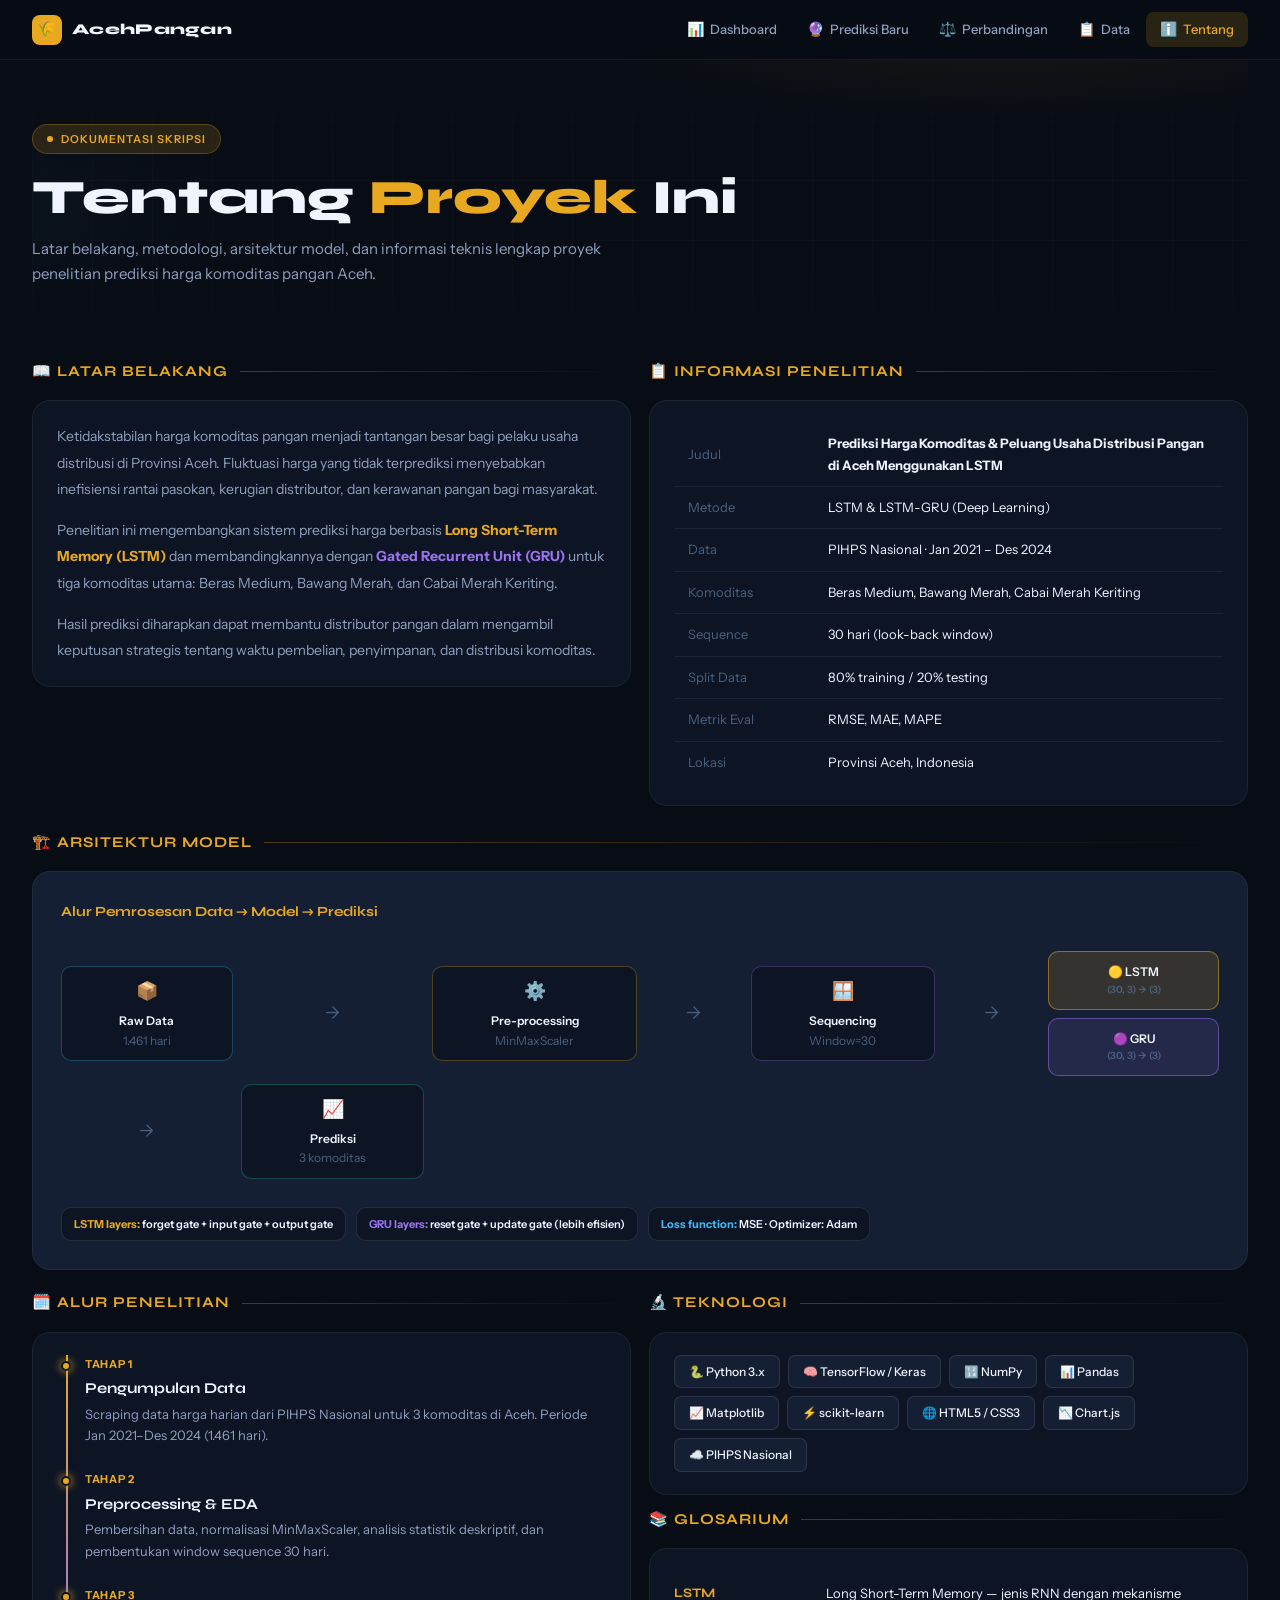
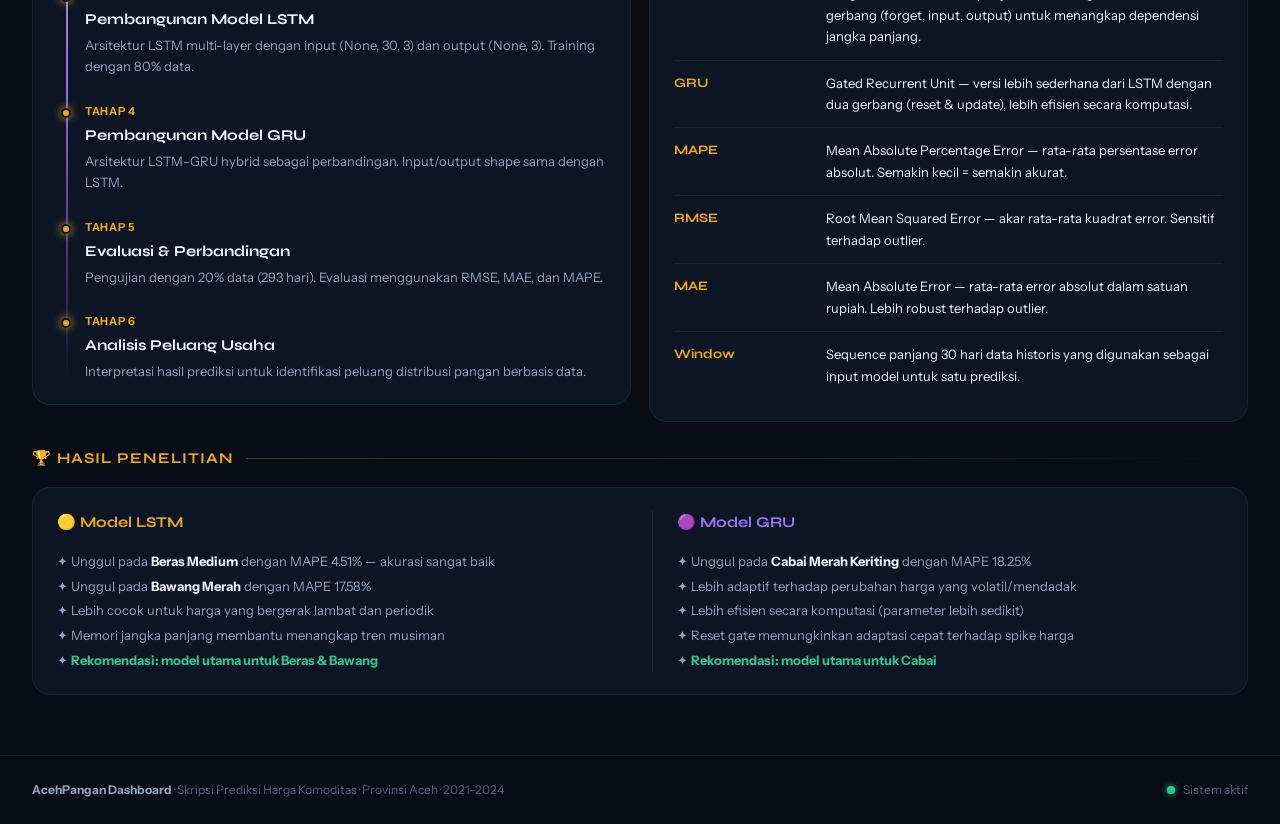
<file: pages/tentang.html>
<!DOCTYPE html>
<html lang="id">
<head>
<meta charset="UTF-8">
<meta name="viewport" content="width=device-width, initial-scale=1.0">
<title>Tentang — AcehPangan</title>
<link rel="stylesheet" href="../css/style.css">
<style>
  .timeline {
    position: relative;
    padding-left: 28px;
    margin: 0;
  }
  .timeline::before {
    content: '';
    position: absolute;
    left: 9px; top: 0; bottom: 0;
    width: 2px;
    background: linear-gradient(180deg, var(--gold), var(--gru), transparent);
  }
  .timeline-item {
    position: relative;
    margin-bottom: 24px;
  }
  .timeline-item::before {
    content: '';
    position: absolute;
    left: -24px; top: 6px;
    width: 10px; height: 10px;
    border-radius: 50%;
    background: var(--gold);
    border: 2px solid var(--bg2);
    box-shadow: 0 0 8px var(--gold);
  }
  .timeline-date { font-size: 11px; color: var(--gold); font-weight: 700; text-transform: uppercase; letter-spacing: 0.7px; }
  .timeline-title { font-family: 'Syne', sans-serif; font-size: 15px; font-weight: 700; margin: 3px 0; }
  .timeline-body { font-size: 13px; color: var(--t2); }

  .arch-diagram {
    background: var(--bg3);
    border: 1px solid var(--border);
    border-radius: var(--r2);
    padding: 28px;
    position: relative;
    overflow: hidden;
  }
  .arch-node {
    background: var(--bg2);
    border: 1px solid var(--border2);
    border-radius: 10px;
    padding: 10px 16px;
    text-align: center;
    font-size: 12px; font-weight: 600;
  }
  .arch-arrow {
    display: flex; align-items: center; justify-content: center;
    font-size: 18px; color: var(--t3);
  }
  .arch-flow {
    display: grid;
    grid-template-columns: repeat(7, auto);
    align-items: center;
    gap: 8px;
    overflow-x: auto;
    padding: 8px 0;
  }
  .tech-pill {
    display: inline-flex; align-items: center; gap: 6px;
    background: var(--bg3);
    border: 1px solid var(--border2);
    padding: 6px 14px;
    border-radius: 7px;
    font-size: 12px; font-weight: 500;
  }
  .ref-card {
    background: var(--bg2);
    border: 1px solid var(--border);
    border-left: 3px solid var(--gold);
    border-radius: var(--r);
    padding: 12px 16px;
    margin-bottom: 10px;
    font-size: 13px;
  }
  .ref-card .ref-title { font-weight: 600; color: var(--t1); margin-bottom: 3px; }
  .ref-card .ref-info  { font-size: 12px; color: var(--t3); }
  .glossary-row {
    display: grid;
    grid-template-columns: 140px 1fr;
    gap: 12px; align-items: start;
    padding: 12px 0;
    border-bottom: 1px solid var(--border);
    font-size: 13px;
  }
  .glossary-term { font-weight: 700; color: var(--gold); font-family: 'Syne', sans-serif; font-size: 13px; }
  .profile-card {
    background: var(--bg2);
    border: 1px solid var(--border);
    border-radius: var(--r2);
    padding: 28px;
    text-align: center;
  }
  .profile-avatar {
    width: 72px; height: 72px;
    background: linear-gradient(135deg, var(--gold), var(--gru));
    border-radius: 50%;
    display: flex; align-items: center; justify-content: center;
    font-size: 32px; margin: 0 auto 14px;
  }
</style>
</head>
<body>

<nav class="navbar">
  <div class="nav-brand">
    <div class="brand-icon">🌾</div>
    AcehPangan
  </div>
  <ul class="nav-links">
    <li><a href="../index.html"><span class="nav-icon">📊</span> Dashboard</a></li>
    <li><a href="prediksi.html"><span class="nav-icon">🔮</span> Prediksi Baru</a></li>
    <li><a href="perbandingan.html"><span class="nav-icon">⚖️</span> Perbandingan</a></li>
    <li><a href="data.html"><span class="nav-icon">📋</span> Data</a></li>
    <li><a href="tentang.html"><span class="nav-icon">ℹ️</span> Tentang</a></li>
  </ul>
</nav>

<main class="page">
  <div class="container">

    <section class="hero-section">
      <div class="hero-bg"></div>
      <div class="hero-grid-lines"></div>
      <div class="hero-content">
        <div class="hero-eyebrow">Dokumentasi Skripsi</div>
        <h1 class="hero-title">Tentang <span class="accent">Proyek</span> Ini</h1>
        <p class="hero-desc">Latar belakang, metodologi, arsitektur model, dan informasi teknis lengkap proyek penelitian prediksi harga komoditas pangan Aceh.</p>
      </div>
    </section>

    <!-- Research Info -->
    <div class="grid-2 fade-up" style="margin-bottom:28px;align-items:start">
      <div>
        <div class="section-head"><h2>📖 Latar Belakang</h2></div>
        <div class="card">
          <p style="margin-bottom:14px;line-height:1.9">
            Ketidakstabilan harga komoditas pangan menjadi tantangan besar bagi pelaku usaha distribusi di Provinsi Aceh.
            Fluktuasi harga yang tidak terprediksi menyebabkan inefisiensi rantai pasokan, kerugian distributor,
            dan kerawanan pangan bagi masyarakat.
          </p>
          <p style="margin-bottom:14px;line-height:1.9">
            Penelitian ini mengembangkan sistem prediksi harga berbasis <strong style="color:var(--lstm)">Long Short-Term Memory (LSTM)</strong>
            dan membandingkannya dengan <strong style="color:var(--gru)">Gated Recurrent Unit (GRU)</strong> untuk
            tiga komoditas utama: Beras Medium, Bawang Merah, dan Cabai Merah Keriting.
          </p>
          <p style="line-height:1.9">
            Hasil prediksi diharapkan dapat membantu distributor pangan dalam mengambil keputusan strategis
            tentang waktu pembelian, penyimpanan, dan distribusi komoditas.
          </p>
        </div>
      </div>
      <div>
        <div class="section-head"><h2>📋 Informasi Penelitian</h2></div>
        <div class="card">
          <table class="data-table">
            <tbody>
              <tr><td style="color:var(--t3);width:140px">Judul</td><td><strong>Prediksi Harga Komoditas &amp; Peluang Usaha Distribusi Pangan di Aceh Menggunakan LSTM</strong></td></tr>
              <tr><td style="color:var(--t3)">Metode</td><td>LSTM &amp; LSTM-GRU (Deep Learning)</td></tr>
              <tr><td style="color:var(--t3)">Data</td><td>PIHPS Nasional · Jan 2021 – Des 2024</td></tr>
              <tr><td style="color:var(--t3)">Komoditas</td><td>Beras Medium, Bawang Merah, Cabai Merah Keriting</td></tr>
              <tr><td style="color:var(--t3)">Sequence</td><td>30 hari (look-back window)</td></tr>
              <tr><td style="color:var(--t3)">Split Data</td><td>80% training / 20% testing</td></tr>
              <tr><td style="color:var(--t3)">Metrik Eval</td><td>RMSE, MAE, MAPE</td></tr>
              <tr><td style="color:var(--t3)">Lokasi</td><td>Provinsi Aceh, Indonesia</td></tr>
            </tbody>
          </table>
        </div>
      </div>
    </div>

    <!-- Architecture -->
    <div class="section-head"><h2>🏗️ Arsitektur Model</h2></div>
    <div class="arch-diagram fade-up" style="margin-bottom:24px">
      <div style="font-family:'Syne',sans-serif;font-size:14px;font-weight:700;margin-bottom:20px;color:var(--gold)">Alur Pemrosesan Data → Model → Prediksi</div>
      <div class="arch-flow">
        <div class="arch-node" style="border-color:rgba(61,184,245,0.3)">
          <div style="font-size:18px;margin-bottom:4px">📦</div>
          <div>Raw Data<br><span style="color:var(--t3);font-weight:400">1.461 hari</span></div>
        </div>
        <div class="arch-arrow">→</div>
        <div class="arch-node" style="border-color:rgba(232,168,32,0.3)">
          <div style="font-size:18px;margin-bottom:4px">⚙️</div>
          <div>Pre-processing<br><span style="color:var(--t3);font-weight:400">MinMaxScaler</span></div>
        </div>
        <div class="arch-arrow">→</div>
        <div class="arch-node" style="border-color:rgba(155,114,240,0.3)">
          <div style="font-size:18px;margin-bottom:4px">🪟</div>
          <div>Sequencing<br><span style="color:var(--t3);font-weight:400">Window=30</span></div>
        </div>
        <div class="arch-arrow">→</div>
        <div style="display:flex;flex-direction:column;gap:8px">
          <div class="arch-node" style="border-color:rgba(232,168,32,0.5);background:var(--gold-dim)">
            <div>🟡 LSTM</div>
            <div style="font-size:10px;color:var(--t3)">(30, 3) → (3)</div>
          </div>
          <div class="arch-node" style="border-color:rgba(155,114,240,0.5);background:var(--violet-dim)">
            <div>🟣 GRU</div>
            <div style="font-size:10px;color:var(--t3)">(30, 3) → (3)</div>
          </div>
        </div>
        <div class="arch-arrow">→</div>
        <div class="arch-node" style="border-color:rgba(46,201,149,0.3)">
          <div style="font-size:18px;margin-bottom:4px">📈</div>
          <div>Prediksi<br><span style="color:var(--t3);font-weight:400">3 komoditas</span></div>
        </div>
      </div>
      <div style="margin-top:20px;display:flex;gap:10px;flex-wrap:wrap">
        <div class="arch-node" style="font-size:11px;padding:7px 12px">
          <strong style="color:var(--lstm)">LSTM layers:</strong> forget gate + input gate + output gate
        </div>
        <div class="arch-node" style="font-size:11px;padding:7px 12px">
          <strong style="color:var(--gru)">GRU layers:</strong> reset gate + update gate (lebih efisien)
        </div>
        <div class="arch-node" style="font-size:11px;padding:7px 12px">
          <strong style="color:var(--sky)">Loss function:</strong> MSE · Optimizer: Adam
        </div>
      </div>
    </div>

    <!-- Timeline -->
    <div class="grid-2" style="margin-bottom:28px;align-items:start">
      <div>
        <div class="section-head"><h2>🗓️ Alur Penelitian</h2></div>
        <div class="card">
          <div class="timeline">
            <div class="timeline-item">
              <div class="timeline-date">Tahap 1</div>
              <div class="timeline-title">Pengumpulan Data</div>
              <div class="timeline-body">Scraping data harga harian dari PIHPS Nasional untuk 3 komoditas di Aceh. Periode Jan 2021–Des 2024 (1.461 hari).</div>
            </div>
            <div class="timeline-item">
              <div class="timeline-date">Tahap 2</div>
              <div class="timeline-title">Preprocessing & EDA</div>
              <div class="timeline-body">Pembersihan data, normalisasi MinMaxScaler, analisis statistik deskriptif, dan pembentukan window sequence 30 hari.</div>
            </div>
            <div class="timeline-item">
              <div class="timeline-date">Tahap 3</div>
              <div class="timeline-title">Pembangunan Model LSTM</div>
              <div class="timeline-body">Arsitektur LSTM multi-layer dengan input (None, 30, 3) dan output (None, 3). Training dengan 80% data.</div>
            </div>
            <div class="timeline-item">
              <div class="timeline-date">Tahap 4</div>
              <div class="timeline-title">Pembangunan Model GRU</div>
              <div class="timeline-body">Arsitektur LSTM-GRU hybrid sebagai perbandingan. Input/output shape sama dengan LSTM.</div>
            </div>
            <div class="timeline-item">
              <div class="timeline-date">Tahap 5</div>
              <div class="timeline-title">Evaluasi & Perbandingan</div>
              <div class="timeline-body">Pengujian dengan 20% data (293 hari). Evaluasi menggunakan RMSE, MAE, dan MAPE.</div>
            </div>
            <div class="timeline-item" style="margin-bottom:0">
              <div class="timeline-date">Tahap 6</div>
              <div class="timeline-title">Analisis Peluang Usaha</div>
              <div class="timeline-body">Interpretasi hasil prediksi untuk identifikasi peluang distribusi pangan berbasis data.</div>
            </div>
          </div>
        </div>
      </div>

      <div>
        <div class="section-head"><h2>🔬 Teknologi</h2></div>
        <div class="card" style="margin-bottom:16px">
          <div style="display:flex;flex-wrap:wrap;gap:8px">
            <div class="tech-pill">🐍 Python 3.x</div>
            <div class="tech-pill">🧠 TensorFlow / Keras</div>
            <div class="tech-pill">🔢 NumPy</div>
            <div class="tech-pill">📊 Pandas</div>
            <div class="tech-pill">📈 Matplotlib</div>
            <div class="tech-pill">⚡ scikit-learn</div>
            <div class="tech-pill">🌐 HTML5 / CSS3</div>
            <div class="tech-pill">📉 Chart.js</div>
            <div class="tech-pill">☁️ PIHPS Nasional</div>
          </div>
        </div>

        <div class="section-head"><h2>📚 Glosarium</h2></div>
        <div class="card">
          <div class="glossary-row"><div class="glossary-term">LSTM</div><div>Long Short-Term Memory — jenis RNN dengan mekanisme gerbang (forget, input, output) untuk menangkap dependensi jangka panjang.</div></div>
          <div class="glossary-row"><div class="glossary-term">GRU</div><div>Gated Recurrent Unit — versi lebih sederhana dari LSTM dengan dua gerbang (reset & update), lebih efisien secara komputasi.</div></div>
          <div class="glossary-row"><div class="glossary-term">MAPE</div><div>Mean Absolute Percentage Error — rata-rata persentase error absolut. Semakin kecil = semakin akurat.</div></div>
          <div class="glossary-row"><div class="glossary-term">RMSE</div><div>Root Mean Squared Error — akar rata-rata kuadrat error. Sensitif terhadap outlier.</div></div>
          <div class="glossary-row"><div class="glossary-term">MAE</div><div>Mean Absolute Error — rata-rata error absolut dalam satuan rupiah. Lebih robust terhadap outlier.</div></div>
          <div class="glossary-row" style="border:none"><div class="glossary-term">Window</div><div>Sequence panjang 30 hari data historis yang digunakan sebagai input model untuk satu prediksi.</div></div>
        </div>
      </div>
    </div>

    <!-- Results Summary -->
    <div class="section-head"><h2>🏆 Hasil Penelitian</h2></div>
    <div class="card fade-up" style="margin-bottom:24px">
      <div style="display:grid;grid-template-columns:1fr 1fr;gap:24px">
        <div>
          <div style="font-family:'Syne',sans-serif;font-size:15px;font-weight:700;margin-bottom:14px;color:var(--lstm)">🟡 Model LSTM</div>
          <div style="font-size:13px;color:var(--t2);line-height:1.9">
            ✦ Unggul pada <strong style="color:var(--t1)">Beras Medium</strong> dengan MAPE 4.51% — akurasi sangat baik<br>
            ✦ Unggul pada <strong style="color:var(--t1)">Bawang Merah</strong> dengan MAPE 17.58%<br>
            ✦ Lebih cocok untuk harga yang bergerak lambat dan periodik<br>
            ✦ Memori jangka panjang membantu menangkap tren musiman<br>
            ✦ <strong style="color:var(--emerald)">Rekomendasi: model utama untuk Beras & Bawang</strong>
          </div>
        </div>
        <div style="border-left:1px solid var(--border);padding-left:24px">
          <div style="font-family:'Syne',sans-serif;font-size:15px;font-weight:700;margin-bottom:14px;color:var(--gru)">🟣 Model GRU</div>
          <div style="font-size:13px;color:var(--t2);line-height:1.9">
            ✦ Unggul pada <strong style="color:var(--t1)">Cabai Merah Keriting</strong> dengan MAPE 18.25%<br>
            ✦ Lebih adaptif terhadap perubahan harga yang volatil/mendadak<br>
            ✦ Lebih efisien secara komputasi (parameter lebih sedikit)<br>
            ✦ Reset gate memungkinkan adaptasi cepat terhadap spike harga<br>
            ✦ <strong style="color:var(--emerald)">Rekomendasi: model utama untuk Cabai</strong>
          </div>
        </div>
      </div>
    </div>

  </div>
  <footer class="footer">
    <div class="footer-text">
      <strong>AcehPangan Dashboard</strong> · Skripsi Prediksi Harga Komoditas · Provinsi Aceh · 2021–2024
    </div>
    <div style="display:flex;gap:8px;align-items:center">
      <span class="status-dot green"></span>
      <span style="font-size:12px;color:var(--t3)">Sistem aktif</span>
    </div>
  </footer>
</main>

<script src="../js/app.js"></script>
</body>
</html>
</file>
<file: css/style.css>
/* ═══════════════════════════════════════════════
   ACEH PANGAN — Global Stylesheet
   Design: Industrial-botanical dark, editorial
   ═══════════════════════════════════════════════ */

@import url('https://fonts.googleapis.com/css2?family=Syne:wght@400;600;700;800&family=Instrument+Sans:wght@300;400;500;600&display=swap');

:root {
  /* ── Palette ── */
  --bg:       #080c14;
  --bg2:      #0d1524;
  --bg3:      #141f33;
  --bg4:      #1c2a42;
  --border:   rgba(255,255,255,0.06);
  --border2:  rgba(255,255,255,0.1);

  /* ── Accents ── */
  --gold:     #e8a820;
  --gold-dim: rgba(232,168,32,0.15);
  --sky:      #3db8f5;
  --sky-dim:  rgba(61,184,245,0.12);
  --violet:   #9b72f0;
  --violet-dim:rgba(155,114,240,0.12);
  --emerald:  #2ec995;
  --coral:    #f0614a;
  --coral-dim:rgba(240,97,74,0.12);

  /* ── Model Colors ── */
  --lstm:     #e8a820;
  --gru:      #9b72f0;
  --actual:   #3db8f5;
  --future-l: #f0614a;
  --future-g: #2ec995;

  /* ── Text ── */
  --t1: #f0f4ff;
  --t2: #8fa0bf;
  --t3: #4a607f;

  /* ── Spacing ── */
  --r: 12px;
  --r2: 18px;
  --shadow: 0 8px 32px rgba(0,0,0,0.5);
}

*, *::before, *::after { box-sizing: border-box; margin: 0; padding: 0; }

html { scroll-behavior: smooth; }

body {
  background: var(--bg);
  color: var(--t1);
  font-family: 'Instrument Sans', sans-serif;
  font-size: 14px;
  line-height: 1.65;
  min-height: 100vh;
  overflow-x: hidden;
}

/* ── Typography ── */
h1, h2, h3, h4 { font-family: 'Syne', sans-serif; line-height: 1.15; }
h1 { font-size: clamp(28px, 4vw, 48px); font-weight: 800; }
h2 { font-size: clamp(20px, 2.5vw, 28px); font-weight: 700; }
h3 { font-size: 18px; font-weight: 700; }
p { color: var(--t2); }
a { color: inherit; text-decoration: none; }

/* ── Scrollbar ── */
::-webkit-scrollbar { width: 5px; height: 5px; }
::-webkit-scrollbar-track { background: var(--bg2); }
::-webkit-scrollbar-thumb { background: var(--bg4); border-radius: 3px; }

/* ══════════════════════════════
   NAVIGATION
══════════════════════════════ */
.navbar {
  position: fixed; top: 0; left: 0; right: 0; z-index: 100;
  height: 60px;
  display: flex; align-items: center;
  padding: 0 32px;
  background: rgba(8,12,20,0.85);
  backdrop-filter: blur(16px);
  border-bottom: 1px solid var(--border);
}
.nav-brand {
  display: flex; align-items: center; gap: 10px;
  font-family: 'Syne', sans-serif;
  font-weight: 800;
  font-size: 15px;
  color: var(--t1);
  letter-spacing: 0.3px;
}
.nav-brand .brand-icon {
  width: 30px; height: 30px;
  background: var(--gold);
  border-radius: 8px;
  display: flex; align-items: center; justify-content: center;
  font-size: 15px;
}
.nav-links {
  display: flex; gap: 2px;
  margin-left: auto;
  list-style: none;
}
.nav-links a {
  display: flex; align-items: center; gap: 6px;
  padding: 6px 14px;
  border-radius: 8px;
  font-size: 13px; font-weight: 500;
  color: var(--t2);
  transition: all 0.18s;
}
.nav-links a:hover { color: var(--t1); background: var(--bg3); }
.nav-links a.active { color: var(--gold); background: var(--gold-dim); }
.nav-links a .nav-icon { font-size: 14px; }

/* ══════════════════════════════
   PAGE WRAPPER
══════════════════════════════ */
.page { padding-top: 60px; min-height: 100vh; }
.container { max-width: 1320px; margin: 0 auto; padding: 0 32px; }

/* ══════════════════════════════
   HERO SECTION
══════════════════════════════ */
.hero-section {
  position: relative;
  padding: 64px 0 48px;
  overflow: hidden;
}
.hero-bg {
  position: absolute; inset: 0;
  background:
    radial-gradient(ellipse 60% 50% at 80% -10%, rgba(232,168,32,0.07) 0%, transparent 60%),
    radial-gradient(ellipse 50% 60% at -10% 50%, rgba(61,184,245,0.05) 0%, transparent 60%);
  pointer-events: none;
}
.hero-grid-lines {
  position: absolute; inset: 0;
  background-image:
    linear-gradient(var(--border) 1px, transparent 1px),
    linear-gradient(90deg, var(--border) 1px, transparent 1px);
  background-size: 60px 60px;
  mask-image: linear-gradient(180deg, transparent, rgba(0,0,0,0.3) 30%, rgba(0,0,0,0.3) 70%, transparent);
  pointer-events: none;
}
.hero-content { position: relative; z-index: 1; }
.hero-eyebrow {
  display: inline-flex; align-items: center; gap: 8px;
  background: var(--gold-dim);
  border: 1px solid rgba(232,168,32,0.25);
  color: var(--gold);
  padding: 5px 14px;
  border-radius: 20px;
  font-size: 11px; font-weight: 600;
  letter-spacing: 1px; text-transform: uppercase;
  margin-bottom: 16px;
}
.hero-eyebrow::before { content: ''; width: 6px; height: 6px; border-radius: 50%; background: var(--gold); }
.hero-title { margin-bottom: 12px; }
.hero-title .accent { color: var(--gold); }
.hero-desc { max-width: 620px; color: var(--t2); font-size: 15px; margin-bottom: 28px; }
.hero-tags { display: flex; gap: 8px; flex-wrap: wrap; }
.hero-tag {
  display: flex; align-items: center; gap: 6px;
  background: var(--bg3);
  border: 1px solid var(--border2);
  padding: 5px 12px;
  border-radius: 6px;
  font-size: 12px; font-weight: 500; color: var(--t2);
}
.hero-tag .dot { width: 8px; height: 8px; border-radius: 50%; }

/* ══════════════════════════════
   CARDS
══════════════════════════════ */
.card {
  background: var(--bg2);
  border: 1px solid var(--border);
  border-radius: var(--r2);
  padding: 22px 24px;
  transition: border-color 0.2s, transform 0.2s;
}
.card:hover { border-color: var(--border2); }
.card-sm { padding: 16px 18px; }
.card-header {
  display: flex; align-items: flex-start;
  justify-content: space-between;
  margin-bottom: 18px; gap: 12px; flex-wrap: wrap;
}
.card-title { font-family: 'Syne', sans-serif; font-size: 16px; font-weight: 700; }
.card-sub { font-size: 12px; color: var(--t3); margin-top: 3px; }

/* ══════════════════════════════
   KPI / STAT CARDS
══════════════════════════════ */
.stat-grid {
  display: grid;
  grid-template-columns: repeat(auto-fit, minmax(200px, 1fr));
  gap: 14px;
}
.stat-card {
  background: var(--bg2);
  border: 1px solid var(--border);
  border-radius: var(--r2);
  padding: 18px 20px;
  position: relative; overflow: hidden;
}
.stat-card::before {
  content: '';
  position: absolute; top: 0; left: 0; right: 0; height: 3px;
  background: var(--card-color, var(--gold));
  border-radius: var(--r2) var(--r2) 0 0;
}
.stat-label {
  font-size: 11px; font-weight: 600;
  text-transform: uppercase; letter-spacing: 0.8px;
  color: var(--t3); margin-bottom: 8px;
}
.stat-value {
  font-family: 'Syne', sans-serif;
  font-size: 24px; font-weight: 800;
  color: var(--t1); line-height: 1;
  margin-bottom: 6px;
}
.stat-badge {
  display: inline-flex; align-items: center; gap: 4px;
  padding: 3px 8px; border-radius: 5px;
  font-size: 11px; font-weight: 600;
}
.stat-badge.up   { background: rgba(46,201,149,0.12); color: var(--emerald); }
.stat-badge.down { background: var(--coral-dim); color: var(--coral); }
.stat-badge.neu  { background: var(--sky-dim); color: var(--sky); }

/* ══════════════════════════════
   SECTION HEADING
══════════════════════════════ */
.section-head {
  display: flex; align-items: center; gap: 12px;
  margin-bottom: 20px;
}
.section-head h2 { font-size: 15px; font-weight: 700; text-transform: uppercase; letter-spacing: 1px; color: var(--gold); }
.section-head::after {
  content: '';
  flex: 1; height: 1px;
  background: linear-gradient(90deg, rgba(232,168,32,0.3), transparent);
}

/* ══════════════════════════════
   LEGEND
══════════════════════════════ */
.legend {
  display: flex; gap: 16px; flex-wrap: wrap; align-items: center;
}
.legend-item { display: flex; align-items: center; gap: 7px; font-size: 12px; color: var(--t2); }
.leg-line { width: 22px; height: 3px; border-radius: 2px; }
.leg-dash { width: 22px; height: 2px; border-radius: 2px; background: repeating-linear-gradient(90deg, currentColor 0,currentColor 4px,transparent 4px,transparent 8px); }

/* ══════════════════════════════
   TABS
══════════════════════════════ */
.tab-bar {
  display: flex; gap: 4px;
  background: var(--bg2);
  border: 1px solid var(--border);
  border-radius: var(--r);
  padding: 4px;
  width: fit-content;
  margin-bottom: 20px;
}
.tab-btn {
  padding: 8px 18px;
  border: none; background: transparent;
  color: var(--t3);
  font-family: 'Instrument Sans', sans-serif;
  font-size: 13px; font-weight: 500;
  border-radius: 8px; cursor: pointer;
  transition: all 0.18s;
  display: flex; align-items: center; gap: 6px;
}
.tab-btn:hover { color: var(--t1); background: var(--bg3); }
.tab-btn.active { background: var(--bg4); color: var(--gold); box-shadow: 0 1px 6px rgba(0,0,0,0.4); }
.tab-pane { display: none; }
.tab-pane.active { display: block; }

/* ══════════════════════════════
   BADGE
══════════════════════════════ */
.badge {
  display: inline-flex; align-items: center; gap: 4px;
  padding: 3px 9px; border-radius: 5px;
  font-size: 11px; font-weight: 700;
}
.badge-gold   { background: var(--gold-dim); color: var(--gold); }
.badge-violet { background: var(--violet-dim); color: var(--violet); }
.badge-sky    { background: var(--sky-dim); color: var(--sky); }
.badge-green  { background: rgba(46,201,149,0.12); color: var(--emerald); }
.badge-red    { background: var(--coral-dim); color: var(--coral); }

/* ══════════════════════════════
   TABLE
══════════════════════════════ */
.data-table { width: 100%; border-collapse: collapse; }
.data-table th {
  text-align: left; padding: 10px 14px;
  font-size: 11px; font-weight: 700;
  text-transform: uppercase; letter-spacing: 0.7px;
  color: var(--t3);
  border-bottom: 1px solid var(--border);
}
.data-table td {
  padding: 10px 14px;
  font-size: 13px;
  border-bottom: 1px solid var(--border);
}
.data-table tr:last-child td { border-bottom: none; }
.data-table tr:hover td { background: rgba(255,255,255,0.015); }

/* ══════════════════════════════
   FORM
══════════════════════════════ */
.form-group { margin-bottom: 18px; }
.form-label {
  display: block;
  font-size: 12px; font-weight: 600;
  color: var(--t2); margin-bottom: 7px;
  text-transform: uppercase; letter-spacing: 0.5px;
}
.form-input {
  width: 100%;
  background: var(--bg3);
  border: 1px solid var(--border2);
  border-radius: var(--r);
  padding: 10px 14px;
  color: var(--t1);
  font-family: 'Instrument Sans', sans-serif;
  font-size: 14px;
  transition: border-color 0.15s;
}
.form-input:focus { outline: none; border-color: var(--gold); }
.form-input::placeholder { color: var(--t3); }
.form-row { display: grid; grid-template-columns: repeat(3, 1fr); gap: 14px; }

/* ══════════════════════════════
   BUTTON
══════════════════════════════ */
.btn {
  display: inline-flex; align-items: center; gap: 8px;
  padding: 10px 22px;
  border-radius: var(--r);
  border: none; cursor: pointer;
  font-family: 'Instrument Sans', sans-serif;
  font-size: 13px; font-weight: 600;
  transition: all 0.18s;
}
.btn-primary {
  background: var(--gold);
  color: #080c14;
}
.btn-primary:hover { background: #f5be3a; transform: translateY(-1px); box-shadow: 0 4px 16px rgba(232,168,32,0.3); }
.btn-ghost {
  background: transparent;
  color: var(--t2);
  border: 1px solid var(--border2);
}
.btn-ghost:hover { color: var(--t1); border-color: var(--border2); background: var(--bg3); }
.btn-icon { font-size: 16px; }

/* ══════════════════════════════
   FOOTER
══════════════════════════════ */
.footer {
  border-top: 1px solid var(--border);
  padding: 24px 32px;
  display: flex; align-items: center; justify-content: space-between;
  flex-wrap: wrap; gap: 12px;
  margin-top: 60px;
}
.footer-text { font-size: 12px; color: var(--t3); }
.footer-text strong { color: var(--t2); }

/* ══════════════════════════════
   CHART CANVAS
══════════════════════════════ */
canvas { max-height: 300px !important; }

/* ══════════════════════════════
   GRID LAYOUTS
══════════════════════════════ */
.grid-2 { display: grid; grid-template-columns: 1fr 1fr; gap: 18px; }
.grid-3 { display: grid; grid-template-columns: repeat(3, 1fr); gap: 16px; }
.grid-4 { display: grid; grid-template-columns: repeat(4, 1fr); gap: 14px; }

/* ══════════════════════════════
   LOADING / STATUS
══════════════════════════════ */
.spinner {
  width: 22px; height: 22px;
  border: 2px solid var(--bg4);
  border-top-color: var(--gold);
  border-radius: 50%;
  animation: spin 0.7s linear infinite;
}
@keyframes spin { to { transform: rotate(360deg); } }

.status-dot {
  width: 8px; height: 8px; border-radius: 50%;
  display: inline-block;
}
.status-dot.green { background: var(--emerald); box-shadow: 0 0 6px var(--emerald); animation: pulse 2s infinite; }
@keyframes pulse { 0%, 100% { opacity: 1; } 50% { opacity: 0.5; } }

/* ══════════════════════════════
   ANIMATIONS
══════════════════════════════ */
@keyframes fadeUp {
  from { opacity: 0; transform: translateY(16px); }
  to   { opacity: 1; transform: translateY(0); }
}
.fade-up { animation: fadeUp 0.5s ease both; }
.delay-1 { animation-delay: 0.1s; }
.delay-2 { animation-delay: 0.2s; }
.delay-3 { animation-delay: 0.3s; }
.delay-4 { animation-delay: 0.4s; }

/* ══════════════════════════════
   METRIC CELL
══════════════════════════════ */
.metric-cell {
  padding: 8px 12px;
  border-radius: 7px;
  text-align: center;
  font-size: 13px;
  font-weight: 600;
}
.mc-lstm { background: rgba(232,168,32,0.1); color: var(--lstm); }
.mc-gru  { background: rgba(155,114,240,0.1); color: var(--gru); }
.mc-win  { background: rgba(46,201,149,0.12); color: var(--emerald); }

/* ══════════════════════════════
   RESPONSIVE
══════════════════════════════ */
@media (max-width: 1024px) {
  .grid-4 { grid-template-columns: repeat(2, 1fr); }
  .grid-3 { grid-template-columns: 1fr 1fr; }
}
@media (max-width: 768px) {
  .container { padding: 0 16px; }
  .navbar { padding: 0 16px; }
  .nav-links { display: none; }
  .grid-2, .grid-3, .grid-4 { grid-template-columns: 1fr; }
  .form-row { grid-template-columns: 1fr; }
  h1 { font-size: 24px; }
}
</file>
